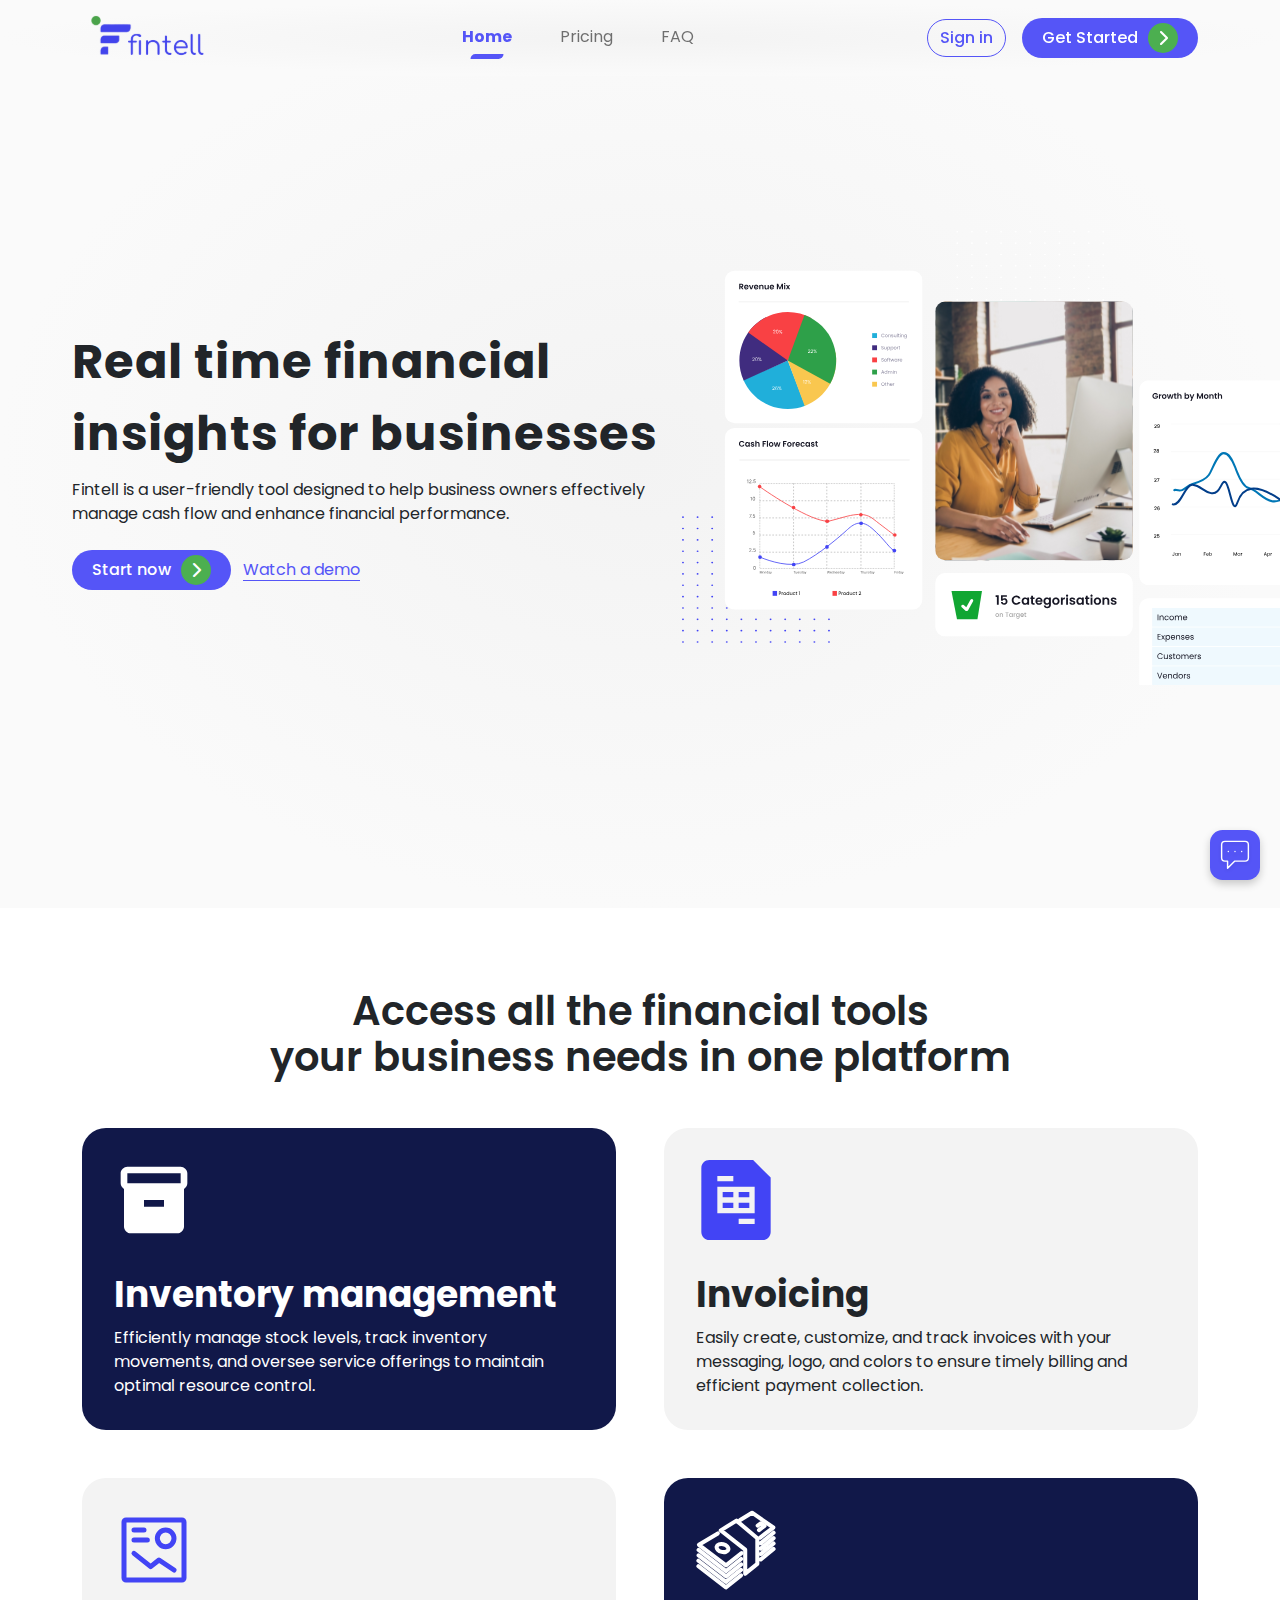
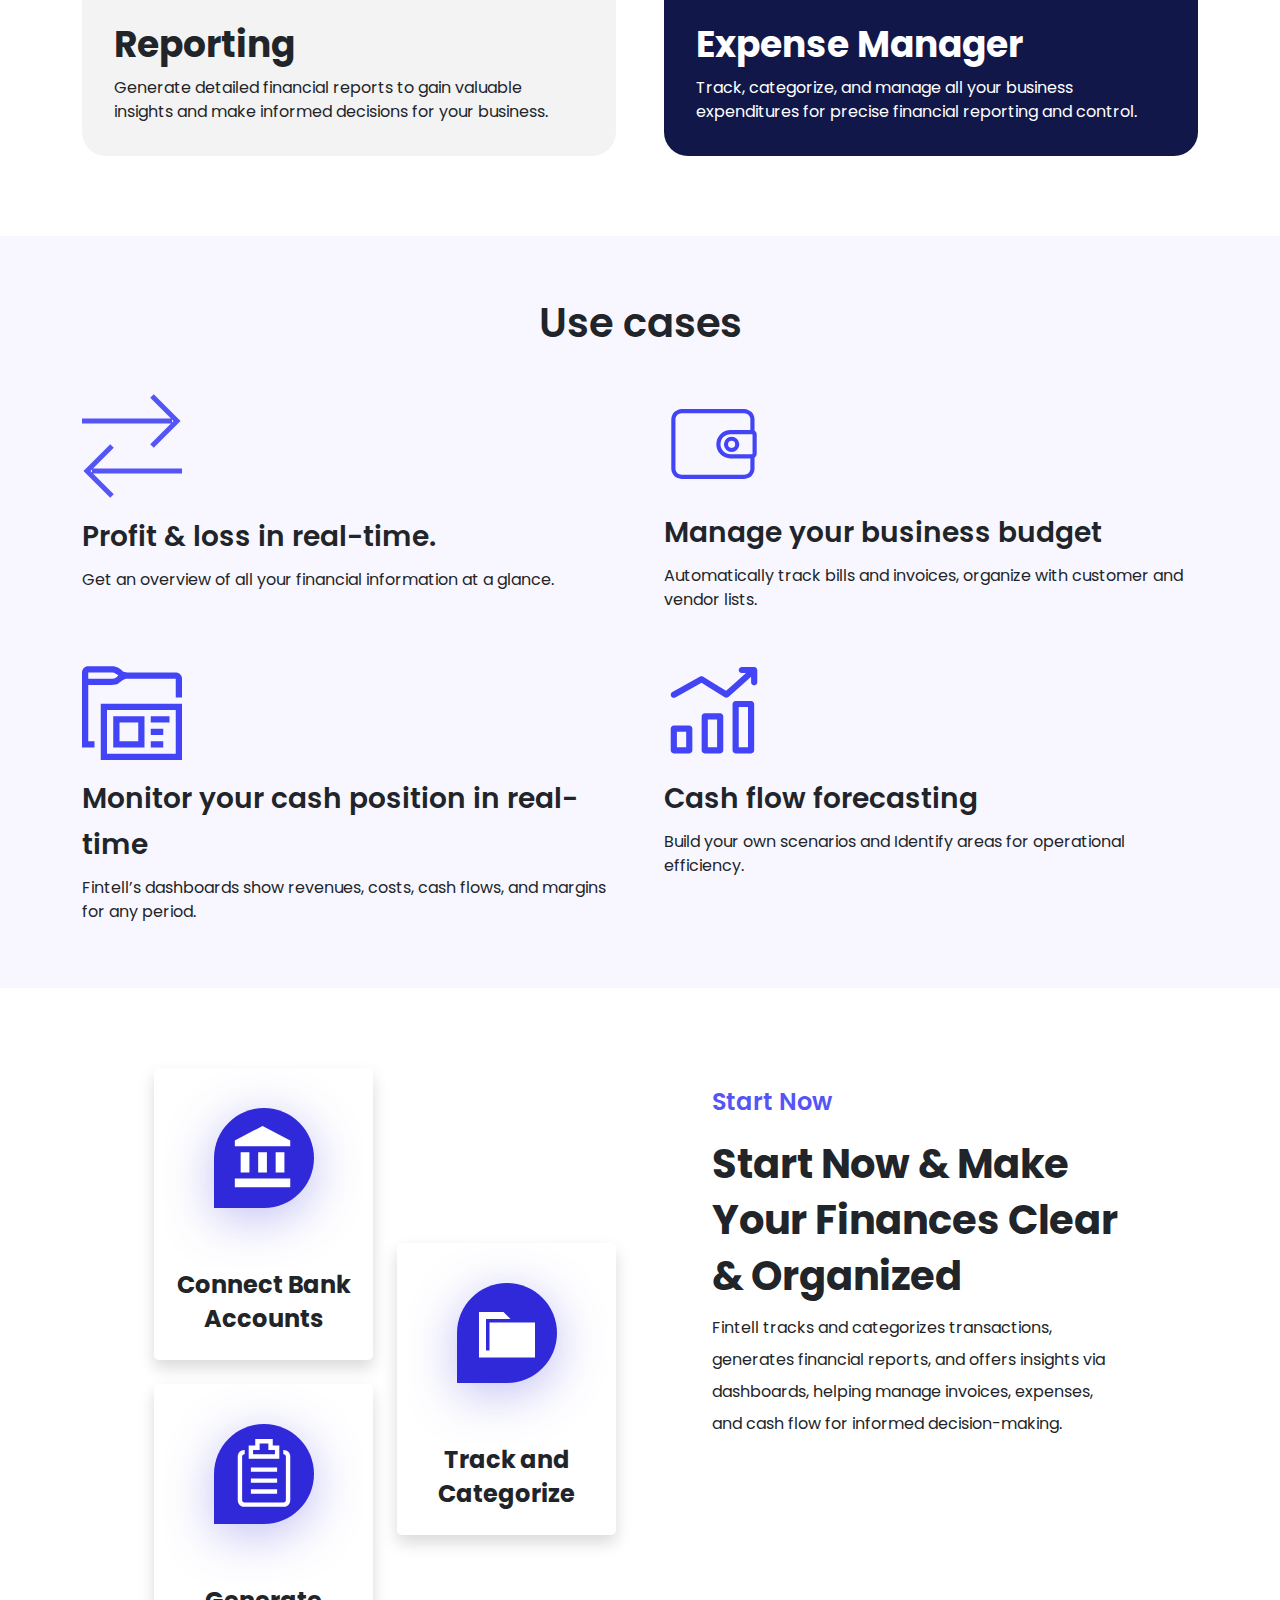
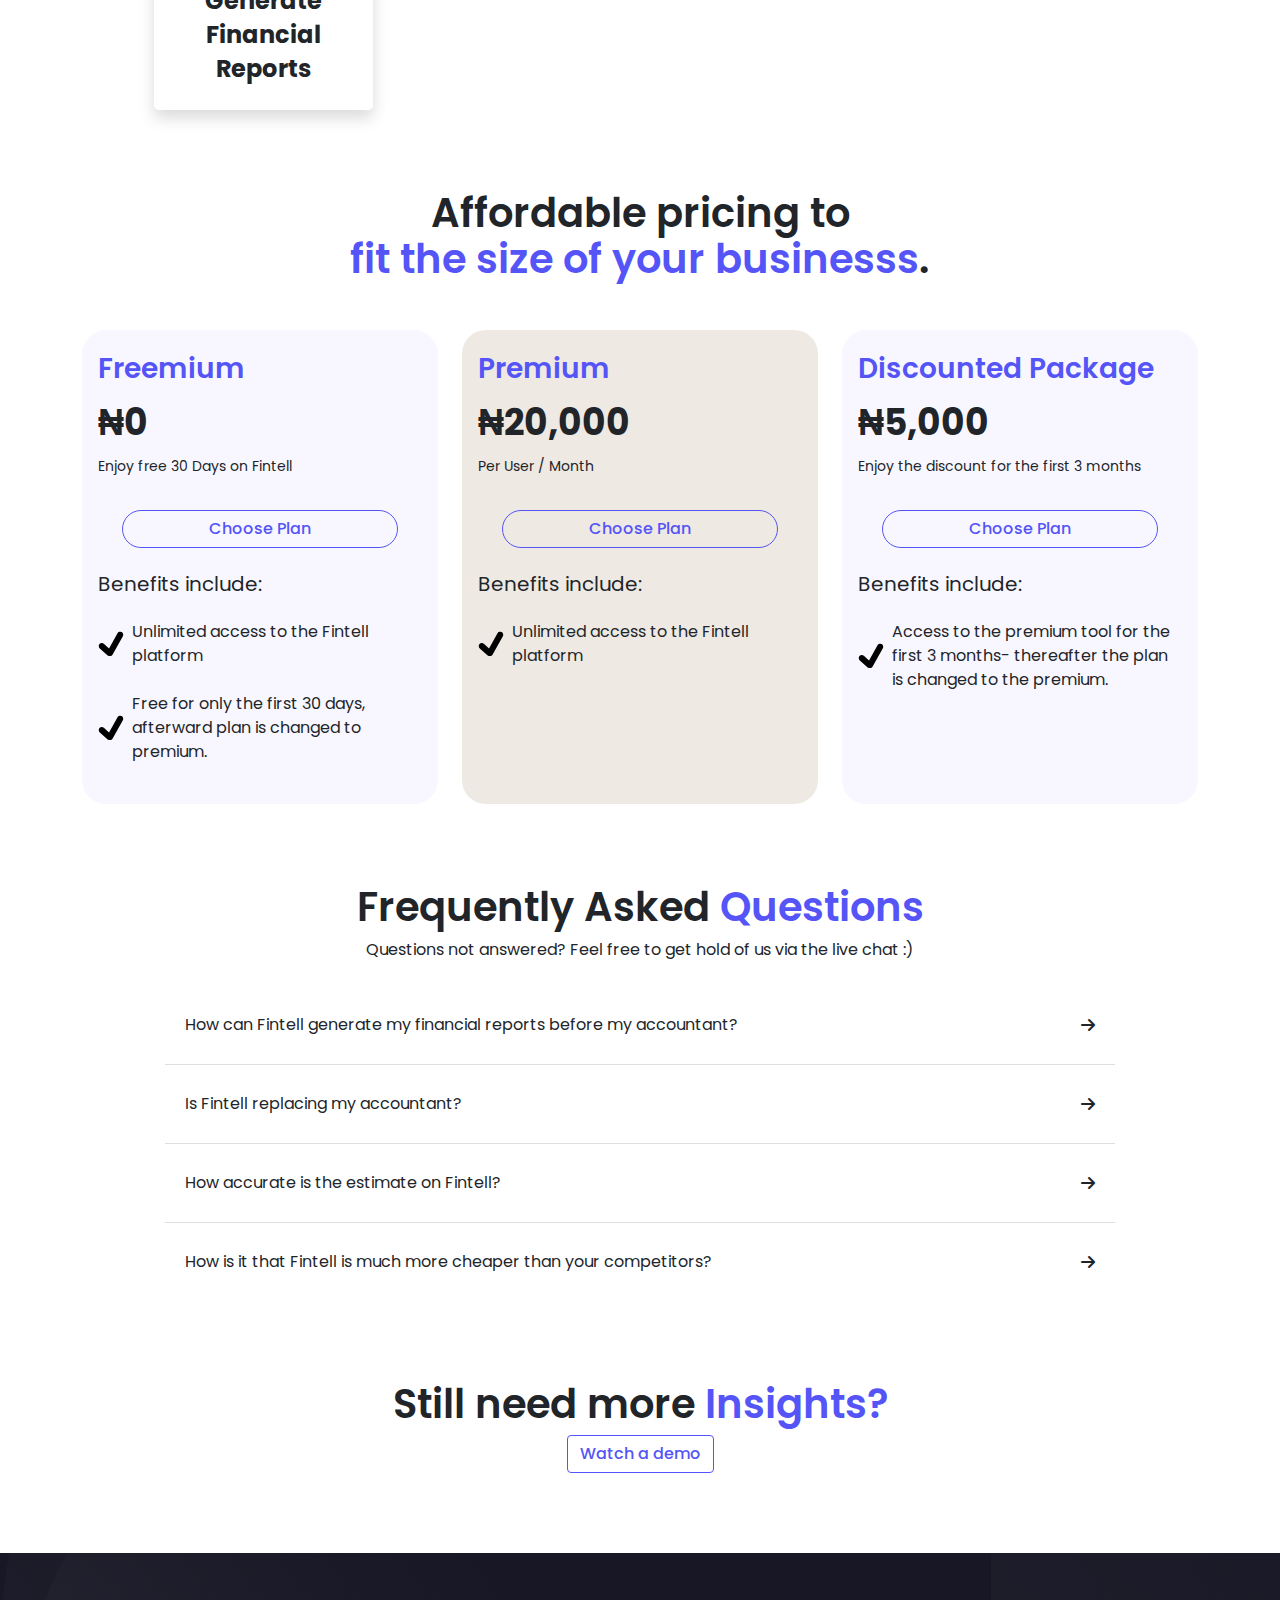
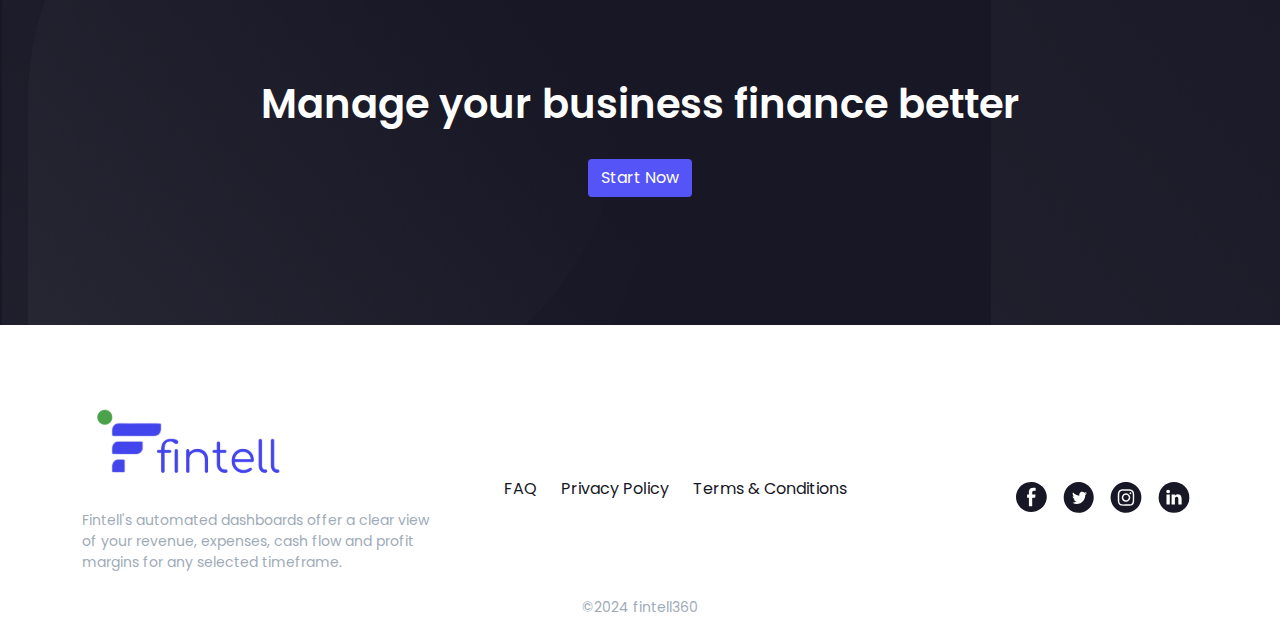
<file: index.html>
<!DOCTYPE html>
<html lang="en">
	<head>
		<meta charset="UTF-8" />
		<link rel="icon" type="image/svg+xml" href="/img/fintell360.svg" />
		<link rel="stylesheet" href="bootstrap/css/bootstrap.min.css" />
		<link rel="stylesheet" href="bootstrap/css/styles.css" />
		<meta name="viewport" content="width=device-width, initial-scale=1.0" />

		<link rel="preconnect" href="https://fonts.googleapis.com" />
		<link rel="preconnect" href="https://fonts.gstatic.com" crossorigin />
		<link
			href="https://fonts.googleapis.com/css2?family=Poppins:wght@400;500;600;700;800;900&display=swap"
			rel="stylesheet"
		/>
		<link
			rel="stylesheet"
			href="https://cdnjs.cloudflare.com/ajax/libs/font-awesome/6.0.0-beta3/css/all.min.css"
		/>

		<title>Fintell</title>
	</head>
	<body>
		<!-- The navbar -->
		<header>
			<nav class="navbar navbar-expand-md navbar-light gradient fixed-top">
				<div class="container">
					<a class="navbar-brand" href="#"
						><img
							src="img/fintell-light.svg"
							style="height: 50px"
							alt="Brand Logo"
					/></a>
					<button
						class="navbar-toggler"
						type="button"
						data-bs-toggle="collapse"
						data-bs-target="#navbarNavAltMarkup"
						aria-controls="navbarNavAltMarkup"
						aria-expanded="false"
						aria-label="Toggle navigation"
					>
						<span class="navbar-toggler-icon"></span>
					</button>
					<div
						class="collapse navbar-collapse justify-content-center"
						id="navbarNavAltMarkup"
					>
						<div class="navbar-nav mx-auto">
							<a class="nav-link me-2 me-lg-3 active"  aria-current="page" href="#"
								>Home</a
							>
							<a class="nav-link mx-2 mx-lg-3" href="#pricing">Pricing</a>
							<a class="nav-link ms-2 ms-lg-3" href="#faq">FAQ</a>
						</div>

						<div class="d-flex justify-content-center align-items-center">
							<a
								role="button"
								href="https://app.fintell360.com"
								class="btn border-color-primary-btn rounded-pill me-3"
							>
								Sign in
							</a>
							<a href="https://app.fintell360.com/register" class="custom-btn" role="button">
								Get Started
								<span class="icon-container">
									<i class="fas fa-chevron-right"></i>
								</span>
							</a>
						</div>
					</div>
				</div>
			</nav>
		</header>

		<!-- The primary section -->
		<section
			class="primary-section gradient mb-5 vh-100 d-flex justify-content-center align-items-center"
		>
			<div class="container-fluid ps-lg-5 ms-lg-4">
				<div class="row align-items-center justify-content-center">
					<div class="col-lg-6">
						<h1>Real time financial insights for businesses</h1>
						<div class="mb-4">
							Fintell is a user-friendly tool designed to help business owners effectively manage  cash flow and enhance financial performance.
						</div>
						<a class="custom-btn me-2" href="https://app.fintell360.com/register" role="button">
							Start now
							<span class="icon-container">
								<i class="fas fa-chevron-right"></i>
							</span>
						</a>
						<a href="https://youtu.be/XIBVimNjpjc" target="_blank" class="bottom-border-primary">Watch a demo</a>
					</div>
					<div class="col-lg-6 mt-5 mt-lg-0 pe-0">
						<img src="img/main-image.svg" alt="" class="w-100"/>
					</div>
				</div>
			</div>
		</section>

		<section class="features-section">
			<h2 class="text-center mb-5">
				Access all the financial tools <br />your business needs in one platform
			</h2>
			<div class="container">
				<div class="row g-3 g-lg-5">
					<div class="col-sm-6">
						<div class="dark-card h-100 mx-3 mx-sm-0">
							<img src="img/financial/inventory-mgt.svg" class="img-fluid" />
							<h3>Inventory management</h3>
							<div>
								Efficiently manage stock levels, track inventory movements, and oversee service offerings to maintain optimal resource control.
							</div>
						</div>
					</div>

					<div class="col-sm-6">
						<div class="grey-card h-100 mx-3 mx-sm-0">
							<img src="img/financial/invoicing.svg" class="img-fluid w-sm-50" />
							<h3>Invoicing</h3>
							<div>
								Easily create, customize, and track invoices with your messaging, logo, and colors to ensure timely billing and efficient payment collection.
							</div>
						</div>
					</div>

					<div class="col-sm-6">
						<div class="grey-card h-100 mx-3 mx-sm-0">
							<img src="img/financial/reporting.svg" class="img-fluid" />
							<h3>Reporting</h3>
							<div>
								Generate detailed financial reports to gain valuable insights and make informed decisions for your business.
							</div>
						</div>
					</div>

					<div class="col-sm-6">
						<div class="dark-card h-100 mx-3 mx-sm-0">
							<img src="img/financial/expense-manager.svg" class="img-fluid" />
							<h3>Expense Manager</h3>
							<div>
								Track, categorize, and manage all your business expenditures for precise financial reporting and control.
							</div>
						</div>
					</div>
				</div>
			</div>
		</section>

		<section class="use-cases-section">
			<h2 class="text-center mb-5">Use cases</h2>
			<div class="container">
				<div class="row g-5">
					<div class="col-lg-6">
						<div class="mx-3 mx-lg-0">
							<img src="img/use-cases/profit-loss.svg" />
							<h4>Profit & loss in real-time.</h3>
							<div>
								Get an overview of all your financial information at a glance.
							</div>
						</div>
					</div>
					<div class="col-lg-6">
						<div class="mx-3 mx-lg-0">
							<img src="img/use-cases/budget.svg" />
							<h4>Manage your business budget</h4>
							<div>
								Automatically track bills and invoices, organize with customer and vendor lists.
							</div>
						</div>
					</div>
					<div class="col-lg-6">
						<div class="mx-3 mx-lg-0">
							<img src="img/use-cases/cash-position.svg" />
							<h4>Monitor your cash position in real-time</h4>
							<div>
								Fintell’s dashboards show revenues, costs, cash flows, and margins for any period.
							</div>
						</div>
					</div>
					<div class="col-lg-6">
						<div class="mx-3 mx-lg-0">
							<img src="img/use-cases/cash-flow.svg" />
							<h4>Cash flow forecasting</h4>
							<div>
								Build your own scenarios and Identify areas for operational efficiency.
							</div>
						</div>
					</div>
				</div>
			</div>
		</section>

		<section class="start-now-section">
			<div class="container">
				<div class="row gx-5 m-lg-5">
					<div class="col-lg-6">
						<div class="row g-4 justify-content-center align-items-center">
							<div class="col-lg-6">
								<div class="row gy-4">
									<div class="col-12">
										<div class="shadow mx-2 mx-lg-0 px-lg-3 pb-lg-3 rounded-3 d-flex flex-lg-column justify-content-lg-center align-items-center">
											<img
												class="w-lg-75"
												src="img/start-now/connect-bank.svg"
											/>
											<h5 class="text-lg-center">Connect Bank Accounts</h5>
										</div>
									</div>
									<div class="col-12">
										<div class="shadow mx-2 mx-lg-0 px-lg-3 pb-lg-3 rounded-3 d-flex flex-lg-column justify-content-lg-center align-items-center">
											<img class="w-lg-75" src="img/start-now/reports.svg" />
											<h5 class="text-lg-center">Generate Financial Reports</h5>
										</div>
									</div>
								</div>
							</div>
							<div class="col-lg-6">
								<div class="shadow mx-2 mx-lg-0 px-lg-3 pb-lg-3 rounded-3 d-flex flex-lg-column justify-content-lg-center align-items-center">
									<img
										class="w-lg-75"
										src="img/start-now/track.svg"
									/>
									<h5 class="text-lg-center">Track and Categorize</h5>
								</div>
							</div>
						</div>
					</div>
					<div class="col-lg-6">
						<div class="start-now ps-3 ps-xl-5">
							<div class="text">Start Now</div>
							<h4 class="title">
								Start Now & Make Your Finances Clear & Organized
							</h4>
							<p class="lh-lg">
								Fintell tracks and categorizes transactions, generates financial reports, and offers insights via dashboards, helping manage invoices, expenses, and cash flow for informed decision-making.
							</p>
						</div>
					</div>
				</div>
			</div>
		</section>

		<section class="pricing-section" id="pricing">
			<div class="container">
				<h2 class="mb-5">Affordable pricing to <br /> <span class="color-grainall">fit the size of your businesss</span>.</h2>
				<div class="row transition visible gy-4" id="monthlyPricing">
					<div class="col-md-6 col-lg-4 order-2 order-lg-1">
						<div class="light-purple-card d-flex flex-column h-100">
							<h4 class="color-grainall">Freemium</h4>
							<h3>₦0</h3>
							<div class="mb-2"><small>Enjoy free 30 Days on Fintell</small></div>
							<a
								role="button"
								href="https://app.fintell360.com/register"
								class="btn border-color-primary-btn rounded-pill my-4 mx-4"
							>
								Choose Plan
							</a>
							<div class="fs-5 mb-4">Benefits include:</div>
							<ol class="list-unstyled mb-0">
								<li class="mb-3 d-flex flex-row">
									<img src="img/checkmark.svg" alt="Bullet point" class="me-2" />Unlimited access to the Fintell platform
								</li>
								<li class="mb-3 d-flex flex-row">
									<img src="img/checkmark.svg" alt="Bullet point" class="me-2" />Free for only the first 30 days, afterward plan is changed to premium.
								</li>
								</li>
							</ol>
						</div>
					</div>
					<div class="col-md-12 col-lg-4 order-1 order-lg-2">
						<div class="light-brown-card d-flex flex-column h-100">
							<h4 class="color-grainall">Premium</h4>
							<h3>₦20,000</h3>
							<div class="mb-2"><small>Per User / Month</small></div>
							<a
								role="button"
								href="https://app.fintell360.com/register"
								class="btn border-color-primary-btn rounded-pill my-4 mx-4"
							>
								Choose Plan
							</a>
							<div class="fs-5 mb-4">Benefits include:</div>
							<ol class="list-unstyled mb-0">
								<li class="mb-3 d-flex flex-row">
									<img src="img/checkmark.svg" alt="Bullet point" class="me-2" />Unlimited access to the Fintell platform
								</li>
							</ol>
						</div>
					</div>
					<div class="col-md-6 col-lg-4 order-3">
						<div class="light-purple-card d-flex flex-column h-100">
							<h4 class="color-grainall">Discounted Package</h4>
							<h3>₦5,000</h3>
							<div class="mb-2"><small>Enjoy the discount for the first 3 months</small></div>
							<a
								role="button"
								href="https://app.fintell360.com/register"
								class="btn border-color-primary-btn rounded-pill my-4 mx-4"
							>
								Choose Plan
							</a>
							<div class="fs-5 mb-4">Benefits include:</div>
							<ol class="list-unstyled mb-0">
								<li class="mb-3 d-flex flex-row">
									<img src="img/checkmark.svg" alt="Bullet point" class="me-2" />Access to the premium tool for the first 3 months- thereafter the plan is changed to the premium.
								</li>
							</ol>
						</div>
					</div>
				</div>
				<div class="row transition hidden" id="annualPricing">
					This is the annual pricing
				</div>
			</div>
		</section>

		<section class="faq-section text-center" id="faq">
			<div class="container">
				<h2>Frequently Asked <span class="color-grainall">Questions</span></h2>
				<p class="mb-4">
					Questions not answered? Feel free to get hold of us via the live chat
					:)
				</p>
				<div
					class="accordion accordion-flush custom-accordion"
					id="accordionExample"
				>
					<div class="accordion-item">
						<h2 class="accordion-header" id="headingOne">
							<button
								class="accordion-button collapsed"
								type="button"
								data-bs-toggle="collapse"
								data-bs-target="#collapseOne"
								aria-expanded="false"
								aria-controls="collapseOne"
							>
								How can Fintell generate my financial reports before my
								accountant? <i class="fas fa-arrow-right ms-auto"></i>
							</button>
						</h2>
						<div
							id="collapseOne"
							class="accordion-collapse collapse"
							aria-labelledby="headingOne"
							data-bs-parent="#accordionExample"
						>
							<div class="accordion-body text-start">
								Fintell is able to generate your financial reports by building on your bank statements, invoices and bills, and appropriately categorizing such accordingly.
							</div>
						</div>
					</div>
					<div class="accordion-item">
						<h2 class="accordion-header" id="headingTwo">
							<button
								class="accordion-button collapsed"
								type="button"
								data-bs-toggle="collapse"
								data-bs-target="#collapseTwo"
								aria-expanded="false"
								aria-controls="collapseTwo"
							>
								Is Fintell replacing my accountant?
								<i class="fas fa-arrow-right ms-auto"></i>
							</button>
						</h2>
						<div
							id="collapseTwo"
							class="accordion-collapse collapse"
							aria-labelledby="headingTwo"
							data-bs-parent="#accordionExample"
						>
							<div class="accordion-body text-start">
								No, Fintell is not replacing your accountant but is able to perform a lot of your accounting functions for you
							</div>
						</div>
					</div>
					<div class="accordion-item">
						<h2 class="accordion-header" id="headingThree">
							<button
								class="accordion-button collapsed"
								type="button"
								data-bs-toggle="collapse"
								data-bs-target="#collapseThree"
								aria-expanded="false"
								aria-controls="collapseThree"
							>
								How accurate is the estimate on Fintell?
								<i class="fas fa-arrow-right ms-auto"></i>
							</button>
						</h2>
						<div
							id="collapseThree"
							class="accordion-collapse collapse"
							aria-labelledby="headingThree"
							data-bs-parent="#accordionExample"
						>
							<div class="accordion-body text-start">
								Our figures are very accurate.
							</div>
						</div>
					</div>
					<div class="accordion-item">
						<h2 class="accordion-header" id="headingThree">
							<button
								class="accordion-button collapsed"
								type="button"
								data-bs-toggle="collapse"
								data-bs-target="#collapseFour"
								aria-expanded="false"
								aria-controls="collapseFour"
							>
								How is it that Fintell is much more cheaper than your
								competitors?
								<i class="fas fa-arrow-right ms-auto"></i>
							</button>
						</h2>
						<div
							id="collapseFour"
							class="accordion-collapse collapse"
							aria-labelledby="headingFour"
							data-bs-parent="#accordionExample"
						>
							<div class="accordion-body text-start">
								Our desire is to support businesses with the needed tools for growth. We understand that for most businesses, accounting expenses should be burdening for the business. We are meeting this pain point by offering Fintell at a competitive price.
							</div>
						</div>
					</div>
				</div>
			</div>
		</section>

		<section class="more-questions-section text-center">
			<h2>Still need more <span class="color-grainall">Insights?</span></h2>
			<a href="https://youtu.be/XIBVimNjpjc" target="_blank" class="btn border-color-primary-btn">Watch a demo</a>
		</section>

		<section class="contact-us-section text-center" id="contact" style="background: url(img/shape-background.svg) no-repeat;">
			<h2 class="pb-4">
				Manage your business finance better
			</h2>
			<a
				role="button"
				href="https://app.fintell360.com/register"
				class="btn custom-fill-btn bg-color-primary"
			>
				Start Now
			</a>
		</section>

		<!-- Floating Action Button -->
		<div class="tooltip-container">
			<div class="fab" id="fab">
				<div class="tooltip-text">Contact Us</div>
				<img class="p-2 w-100" src="img/chat-widget.svg" alt="Chat Widget" />
			</div>
		</div>
		
		  <!-- Chat Widget -->
		<div class="chat-widget" id="chatWidget">
			<div class="chat-widget-header">
				Send us a message
			</div>
			<div class="chat-widget-body">
				<p class="semibold">
					Fintell support teams are always ready to answer your questions
					and discuss how you use our products and platforms.
					Send us a message, and we will get back to you as soon as possible
				</p>
				<form id="form" onsubmit="return false;">
					<label for="name">Name</label>
					<input
						type="text"
						id="name"
						name="name"
						class="d-block w-100"
						placeholder="Enter your name"
					/>

					<label for="email">Email</label>
					<input
						type="email"
						id="email"
						name="email"
						class="d-block w-100"
						placeholder="Enter your email"
					/>

					<label for="subject">Subject</label>
					<input
						type="text"
						id="subject"
						name="subject"
						class="d-block w-100"
						placeholder="Enter a subject for the message"
					/>

					<label for="businessName"
						>Business name <sup class="optional-tag">(optional)</sup></label
					>
					<input
						type="text"
						id="businessName"
						name="businessName"
						class="d-block w-100"
						placeholder="Enter your business name"
					/>

					<div class="textarea-container">
						<label for="message">Message</label>
						<textarea
							id="message"
							name="message"
							rows="8"
							class="mb-3 w-100"
							placeholder="Enter your message..."
						></textarea>
						<!-- <div id="wordCount" class="word-count">0/200 words</div> -->
					</div>

					<button class="btn primary-btn w-100" id="sendMessageBtn">
						Send message
						<span
							><i class="fa fa-angle-double-right" aria-hidden="true"></i>
						</span>
					</button>
				</form>
			</div>
		</div>

		<footer>
			<div class="container bg-white">
				<div class="row d-flex align-items-center">
					<div class="col-lg-4 order-1">
						<img src="img/fintell-light.svg" alt="Fintell Logo" class="pb-lg-4" />
						<p class="light-text mb-3 mb-lg-0">
							Fintell's automated dashboards offer a clear view of your revenue,
							expenses, cash flow and profit margins for any selected timeframe.
						</p>
					</div>
					<div class="col-lg-5 order-3 order-lg-2">
						<div class="d-flex justify-content-center align-items-center">
							<a href="#faq" class="clickable-span me-4">FAQ</a>
							<a href="privacy.html" class="clickable-span me-4">Privacy Policy</a>
							<a href="terms-of-use.html" class="clickable-span me-4" role="span">Terms & Conditions</a>
							<!-- <span id="contactUs" class="clickable-span" role="span">Contact Us</span> -->
						</div>
					</div>
					<div class="col-lg-3 order-2 order-lg-3 mb-3 mb-lg-0">
						<div class="d-flex justify-content-center justify-content-lg-end pt-3">
							<img
								src="img/socials/facebook.svg"
								alt="Facebook Logo"
								class="mx-2"
							/>
							<img
								src="img/socials/twitter.svg"
								alt="Twitter Logo"
								class="mx-2"
							/>
							<img
								src="img/socials/instagram.svg"
								alt="Instagram Logo"
								class="mx-2"
							/>
							<img
								src="img/socials/linkedin.svg"
								alt="Linkedin Logo"
								class="mx-2"
							/>
						</div>
					</div>
				</div>
				<div class="text-center light-text mt-4 pb-4">&copy;2024 fintell360</div>
			</div>
		</footer>

		<script src="bootstrap/js/bootstrap.min.js"></script>
		<script src="bootstrap/js/contact-us-fab.js"></script>
		<script>
			document.querySelector("#sendMessageBtn").addEventListener("click", function (event) {
				event.preventDefault()
				const form = document.getElementById("form");
				const formData = new FormData(form)
				console.log(Object.fromEntries(formData));
				form.reset()
			});
			
			document.addEventListener('DOMContentLoaded', function() {
				const options = document.querySelectorAll('.toggle-switch .option');
				options.forEach(option => {
					option.addEventListener('click', function() {
					options.forEach(opt => opt.classList.remove('active'));
					this.classList.add('active');
					});
				});
			});

	
			document.querySelectorAll(".nav-link").forEach((link) => {
				link.addEventListener("click", function () {
					document
						.querySelectorAll(".nav-link")
						.forEach((nav) => nav.classList.remove("active"));
					this.classList.add("active");
				});
			});


			document.addEventListener('click', function(event) {
				const chatWidget = document.getElementById('chatWidget');
				const fab = document.getElementById('fab');
				if (!chatWidget.contains(event.target) && !fab.contains(event.target)) {
					chatWidget.style.display = 'none';
				}
			});
			
			// document.getElementById('message').addEventListener('input', function() {
			// 	let text = this.value;
			// 	let wordCount = text.trim().split(/\s+/).filter(function(word) {
			// 		return word.length > 0;
			// 	}).length;

			// 	if (wordCount > 200) {
			// 		// If word count exceeds 20, truncate the text to the first 200 words
			// 		var truncatedText = text.trim().split(/\s+/).slice(0, 200).join(' ');
			// 		this.value = truncatedText + ' ';
			// 		wordCount = 200;
			// 	}

			// 	document.getElementById('wordCount').textContent = wordCount + '/200 words';
			// });
		</script>
	</body>
</html>
</file>
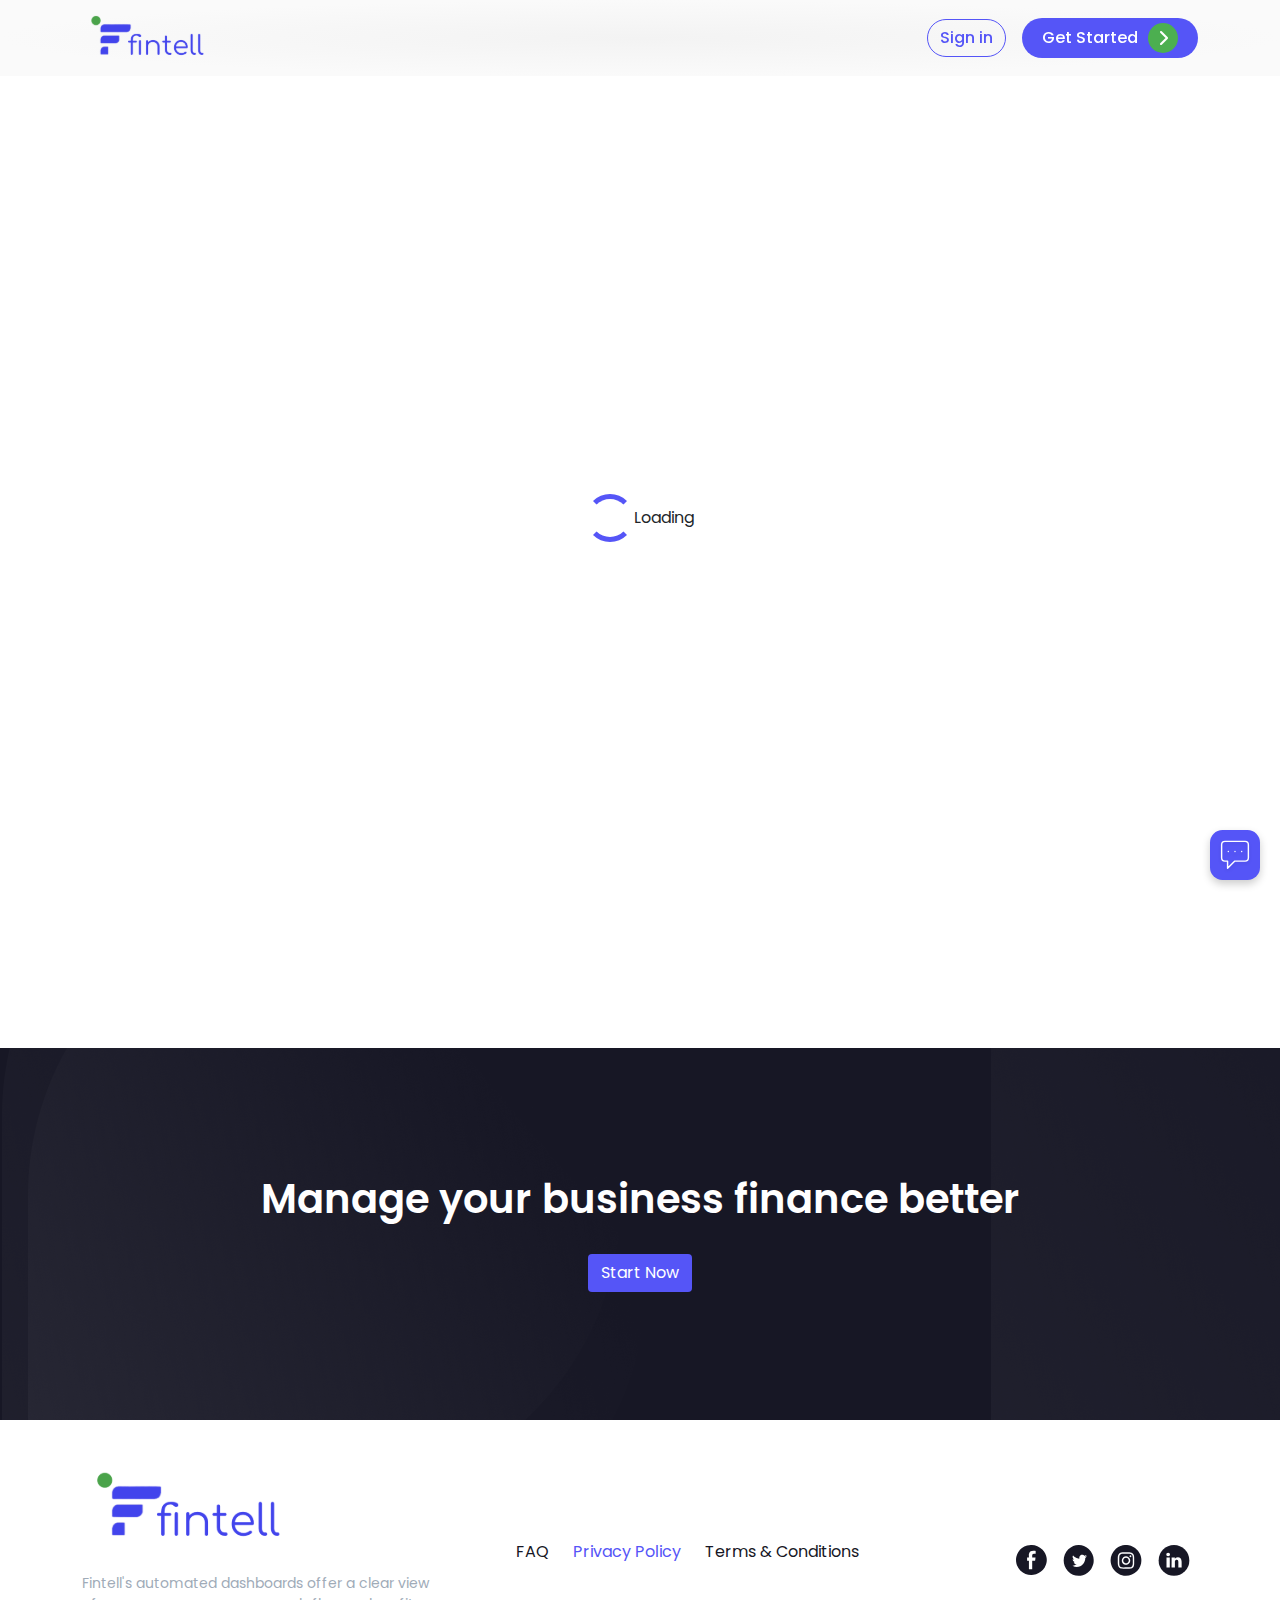
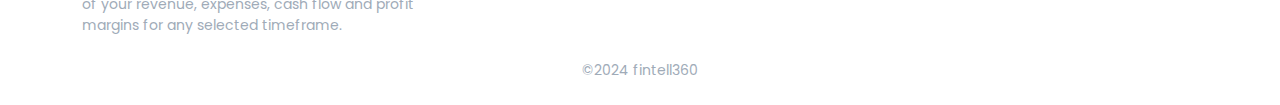
<file: privacy.html>
<!DOCTYPE html>
<html lang="en">
	<head>
		<meta charset="UTF-8" />
		<link rel="icon" type="image/svg+xml" href="/img/fintell360.svg" />
		<link rel="stylesheet" href="bootstrap/css/bootstrap.min.css" />
		<link rel="stylesheet" href="bootstrap/css/styles.css" />
		<meta name="viewport" content="width=device-width, initial-scale=1.0" />

		<link rel="preconnect" href="https://fonts.googleapis.com" />
		<link rel="preconnect" href="https://fonts.gstatic.com" crossorigin />
		<link
			href="https://fonts.googleapis.com/css2?family=Poppins:wght@400;500;600;700;800;900&family=Roboto+Mono:wght@100..700&display=swap"
			rel="stylesheet"
		/>
		<link
			rel="stylesheet"
			href="https://cdnjs.cloudflare.com/ajax/libs/font-awesome/6.0.0-beta3/css/all.min.css"
		/>

		<title>Fintell | Privacy Policy</title>
	</head>
	<body>
		<!-- The navbar -->
		<header>
			<nav class="navbar navbar-expand-lg navbar-light gradient fixed-top">
				<div class="container">
					<a class="navbar-brand" href="index.html"
						><img
							src="img/fintell-light.svg"
							style="height: 50px"
							alt="Brand Logo"
					/></a>
					<div class="d-flex justify-content-center align-items-center">
						<a
							role="button"
							href="https://app.fintell360.com"
							class="btn border-color-primary-btn rounded-pill me-3"
						>
							Sign in
						</a>
						<a
							href="https://app.fintell360.com/register"
							class="custom-btn"
							role="button"
						>
							Get Started
							<span class="icon-container">
								<i class="fas fa-chevron-right"></i>
							</span>
						</a>
					</div>
				</div>
			</nav>
		</header>

		<div class="doc-container">
			<!-- The loading indicator -->

			<div class="loading" id="loading">
				<div class="loader"></div>
				Loading
			</div>

			<iframe
				id="iframe"
				style="opacity: 0"
				src="https://docs.google.com/document/d/e/2PACX-1vRmGsd9zrcWb2RDSU3RKuQKaLbTxxh1bpD6sWfe-SD75rXcDbHnabnKRh4GC-EOHA/pub?embedded=true"
			></iframe>
		</div>

		<section
			class="contact-us-section text-center mb-5"
			id="contact"
			style="background: url(img/shape-background.svg) no-repeat"
		>
			<h2 class="pb-4">Manage your business finance better</h2>
			<a
				role="button"
				href="https://app.fintell360.com/register"
				class="btn custom-fill-btn bg-color-primary"
			>
				Start Now
			</a>
		</section>

		<footer class="mt-0">
			<div class="container bg-white">
				<div class="row d-flex align-items-center">
					<div class="col-lg-4 order-1">
						<img
							src="img/fintell-light.svg"
							alt="Fintell Logo"
							class="pb-lg-4"
						/>
						<p class="light-text mb-3 mb-lg-0">
							Fintell's automated dashboards offer a clear view of your revenue,
							expenses, cash flow and profit margins for any selected timeframe.
						</p>
					</div>
					<div class="col-lg-5 order-3 order-lg-2">
						<div class="d-flex justify-content-center align-items-center">
							<a href="index.html#faq" class="clickable-span me-4">FAQ</a>
							<a class="unclickable-span me-4">Privacy Policy</a>
							<a href="terms-of-use.html" class="clickable-span" role="span"
								>Terms & Conditions</a
							>
						</div>
					</div>
					<div class="col-lg-3 order-2 order-lg-3 mb-3 mb-lg-0">
						<div
							class="d-flex justify-content-center justify-content-lg-end pt-3"
						>
							<img
								src="img/socials/facebook.svg"
								alt="Facebook Logo"
								class="mx-2"
							/>
							<img
								src="img/socials/twitter.svg"
								alt="Twitter Logo"
								class="mx-2"
							/>
							<img
								src="img/socials/instagram.svg"
								alt="Instagram Logo"
								class="mx-2"
							/>
							<img
								src="img/socials/linkedin.svg"
								alt="Linkedin Logo"
								class="mx-2"
							/>
						</div>
					</div>
				</div>
				<div class="text-center light-text mt-4 pb-4">
					&copy;2024 fintell360
				</div>
			</div>
		</footer>

		<!-- Floating Action Button -->
		<div class="tooltip-container">
			<div class="fab" id="fab">
				<div class="tooltip-text">Contact Us</div>
				<img class="p-2 w-100" src="img/chat-widget.svg" alt="Chat Widget" />
			</div>
		</div>

		<!-- Chat Widget -->
		<div class="chat-widget" id="chatWidget">
			<div class="chat-widget-header">Send us a message</div>
			<div class="chat-widget-body">
				<p class="semibold">
					Fintell support teams are always ready to answer your questions and
					discuss how you use our products and platforms. Send us a message, and
					we will get back to you as soon as possible
				</p>
				<form id="form" onsubmit="return false;">
					<label for="name">Name</label>
					<input
						type="text"
						id="name"
						name="name"
						class="d-block w-100"
						placeholder="Enter your name"
					/>

					<label for="email">Email</label>
					<input
						type="email"
						id="email"
						name="email"
						class="d-block w-100"
						placeholder="Enter your email"
					/>

					<label for="subject">Subject</label>
					<input
						type="text"
						id="subject"
						name="subject"
						class="d-block w-100"
						placeholder="Enter a subject for the message"
					/>

					<label for="businessName"
						>Business name <sup class="optional-tag">(optional)</sup></label
					>
					<input
						type="text"
						id="businessName"
						name="businessName"
						class="d-block w-100"
						placeholder="Enter your business name"
					/>

					<div class="textarea-container">
						<label for="message">Message</label>
						<textarea
							id="message"
							name="message"
							rows="8"
							class="mb-3 w-100"
							placeholder="Enter your message..."
						></textarea>
						<!-- <div id="wordCount" class="word-count">0/200 words</div> -->
					</div>

					<button class="btn primary-btn w-100" id="sendMessageBtn">
						Send message
						<span
							><i class="fa fa-angle-double-right" aria-hidden="true"></i>
						</span>
					</button>
				</form>
			</div>
		</div>

		<script src="bootstrap/js/bootstrap.min.js"></script>
		<script src="bootstrap/js/contact-us-fab.js"></script>
		<script>
			// Query the elements
			const iframeEle = document.getElementById("iframe");
			const loadingEle = document.getElementById("loading");

			iframeEle.addEventListener("load", function () {
				// Hide the loading indicator
				loadingEle.style.display = "none";

				// Bring the iframe back
				iframeEle.style.opacity = 1;
			});
		</script>
	</body>
</html>
</file>
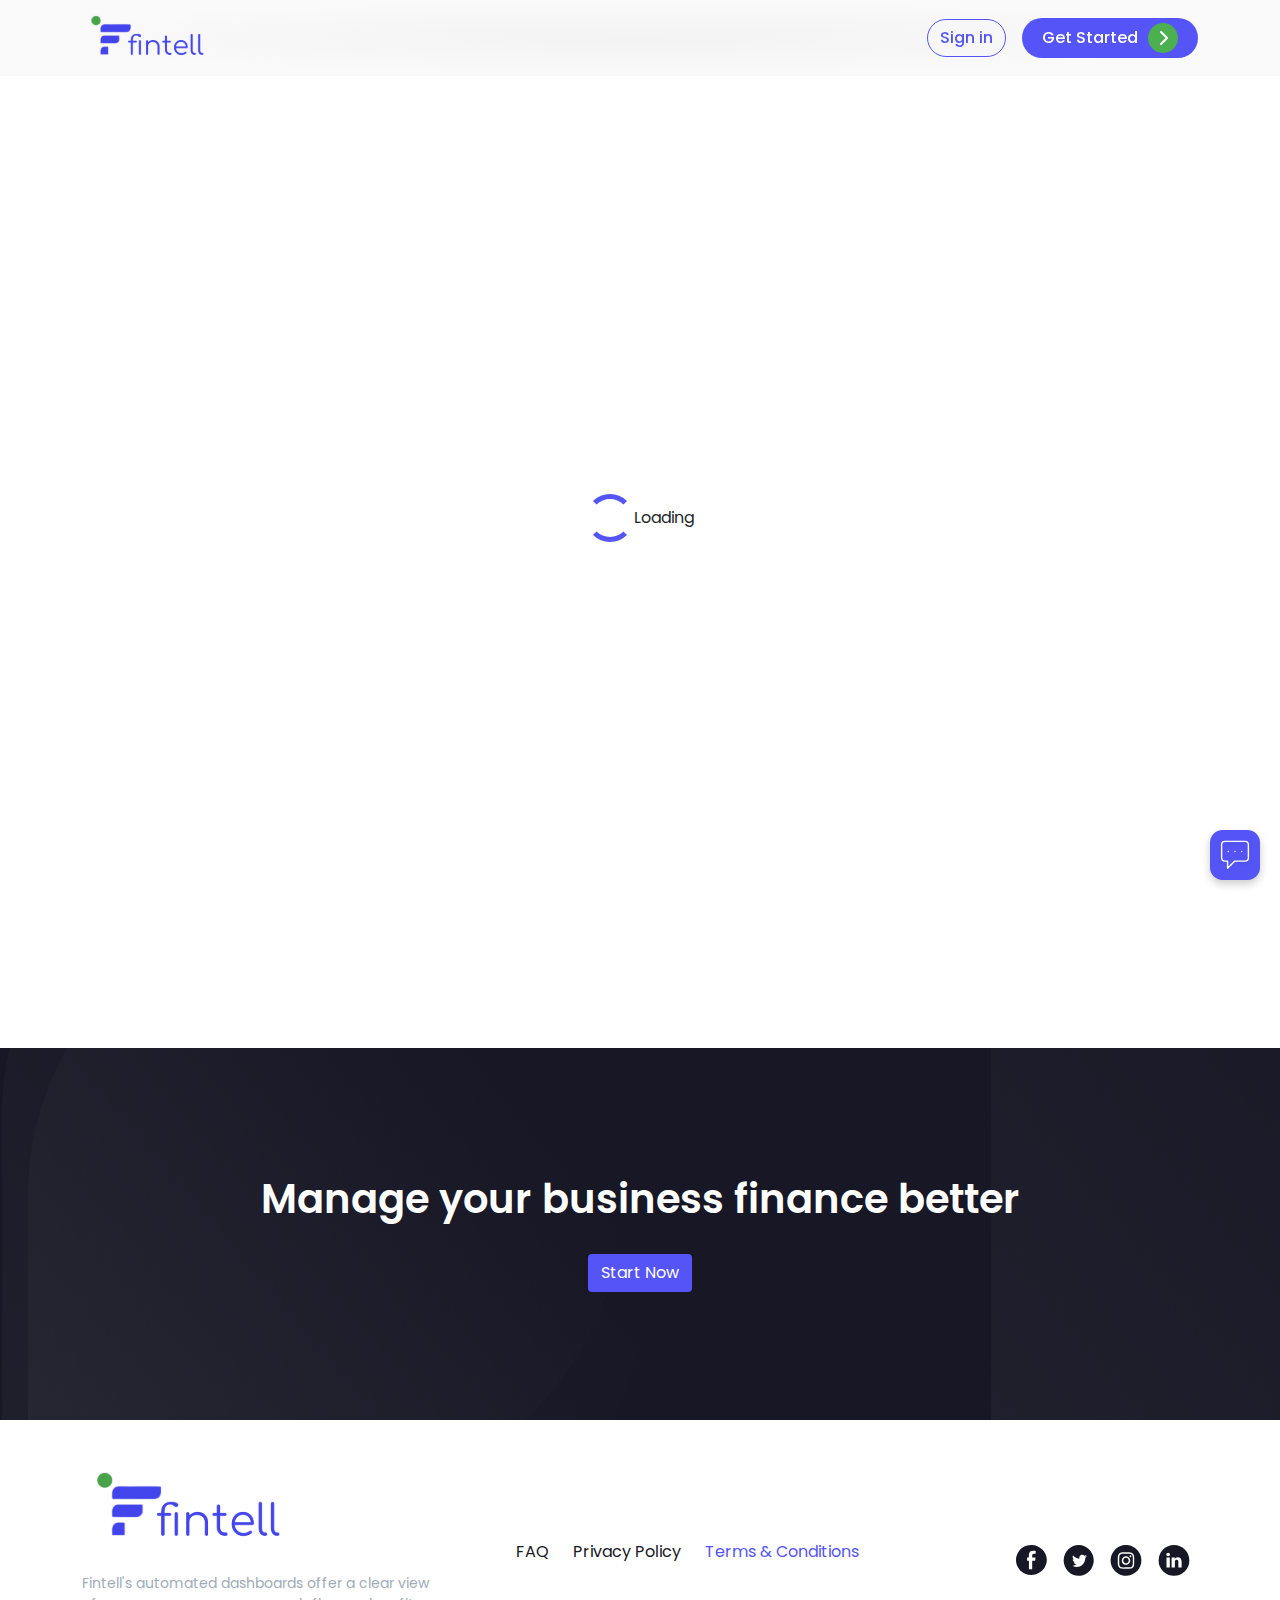
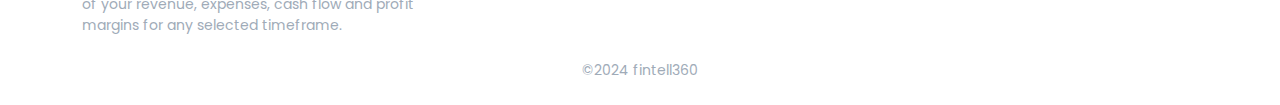
<file: terms-of-use.html>
<!DOCTYPE html>
<html lang="en">
	<head>
		<meta charset="UTF-8" />
		<link rel="icon" type="image/svg+xml" href="/img/fintell360.svg" />
		<link rel="stylesheet" href="bootstrap/css/bootstrap.min.css" />
		<link rel="stylesheet" href="bootstrap/css/styles.css" />
		<meta name="viewport" content="width=device-width, initial-scale=1.0" />

		<link rel="preconnect" href="https://fonts.googleapis.com" />
		<link rel="preconnect" href="https://fonts.gstatic.com" crossorigin />
		<link
			href="https://fonts.googleapis.com/css2?family=Poppins:wght@400;500;600;700;800;900&family=Roboto+Mono:wght@100..700&display=swap"
			rel="stylesheet"
		/>
		<link
			rel="stylesheet"
			href="https://cdnjs.cloudflare.com/ajax/libs/font-awesome/6.0.0-beta3/css/all.min.css"
		/>

		<title>Fintell | Terms of Use</title>
	</head>
	<body>
		<!-- The navbar -->
		<header>
			<nav class="navbar navbar-expand-lg navbar-light gradient fixed-top">
				<div class="container">
					<a class="navbar-brand" href="index.html"
						><img
							src="img/fintell-light.svg"
							style="height: 50px"
							alt="Brand Logo"
					/></a>
					<div class="d-flex justify-content-center align-items-center">
						<a
							role="button"
							href="https://app.fintell360.com"
							class="btn border-color-primary-btn rounded-pill me-3"
						>
							Sign in
						</a>
						<a
							href="https://app.fintell360.com/register"
							class="custom-btn"
							role="button"
						>
							Get Started
							<span class="icon-container">
								<i class="fas fa-chevron-right"></i>
							</span>
						</a>
					</div>
				</div>
			</nav>
		</header>

		<div class="doc-container">
			<!-- The loading indicator -->

			<div class="loading" id="loading">
				<div class="loader"></div>
				Loading
			</div>

			<iframe
				id="iframe"
				style="opacity: 0"
				src="https://docs.google.com/document/d/e/2PACX-1vQUbNwYoplZpEokilZcT1SFl2ARp_VxL2znKJr4vTrPoE1ak5oBpAW7Lz_wD-NWWw/pub?embedded=true"
			></iframe>
		</div>

		<section
			class="contact-us-section text-center mb-5"
			id="contact"
			style="background: url(img/shape-background.svg) no-repeat"
		>
			<h2 class="pb-4">Manage your business finance better</h2>
			<a
				role="button"
				href="https://app.fintell360.com/register"
				class="btn custom-fill-btn bg-color-primary"
			>
				Start Now
			</a>
		</section>

		<footer class="mt-0">
			<div class="container bg-white">
				<div class="row d-flex align-items-center">
					<div class="col-lg-4 order-1">
						<img
							src="img/fintell-light.svg"
							alt="Fintell Logo"
							class="pb-lg-4"
						/>
						<p class="light-text mb-3 mb-lg-0">
							Fintell's automated dashboards offer a clear view of your revenue,
							expenses, cash flow and profit margins for any selected timeframe.
						</p>
					</div>
					<div class="col-lg-5 order-3 order-lg-2">
						<div class="d-flex justify-content-center align-items-center">
							<a href="index.html#faq" class="clickable-span me-4">FAQ</a>
							<a class="clickable-span me-4">Privacy Policy</a>
							<a class="unclickable-span" role="span">Terms & Conditions</a>
						</div>
					</div>
					<div class="col-lg-3 order-2 order-lg-3 mb-3 mb-lg-0">
						<div
							class="d-flex justify-content-center justify-content-lg-end pt-3"
						>
							<img
								src="img/socials/facebook.svg"
								alt="Facebook Logo"
								class="mx-2"
							/>
							<img
								src="img/socials/twitter.svg"
								alt="Twitter Logo"
								class="mx-2"
							/>
							<img
								src="img/socials/instagram.svg"
								alt="Instagram Logo"
								class="mx-2"
							/>
							<img
								src="img/socials/linkedin.svg"
								alt="Linkedin Logo"
								class="mx-2"
							/>
						</div>
					</div>
				</div>
				<div class="text-center light-text mt-4 pb-4">
					&copy;2024 fintell360
				</div>
			</div>
		</footer>

		<!-- Floating Action Button -->
		<div class="tooltip-container">
			<div class="fab" id="fab">
				<div class="tooltip-text">Contact Us</div>
				<img class="p-2 w-100" src="img/chat-widget.svg" alt="Chat Widget" />
			</div>
		</div>

		<!-- Chat Widget -->
		<div class="chat-widget" id="chatWidget">
			<div class="chat-widget-header">Send us a message</div>
			<div class="chat-widget-body">
				<p class="semibold">
					Fintell support teams are always ready to answer your questions and
					discuss how you use our products and platforms. Send us a message, and
					we will get back to you as soon as possible
				</p>
				<form id="form" onsubmit="return false;">
					<label for="name">Name</label>
					<input
						type="text"
						id="name"
						name="name"
						class="d-block w-100"
						placeholder="Enter your name"
					/>

					<label for="email">Email</label>
					<input
						type="email"
						id="email"
						name="email"
						class="d-block w-100"
						placeholder="Enter your email"
					/>

					<label for="subject">Subject</label>
					<input
						type="text"
						id="subject"
						name="subject"
						class="d-block w-100"
						placeholder="Enter a subject for the message"
					/>

					<label for="businessName"
						>Business name <sup class="optional-tag">(optional)</sup></label
					>
					<input
						type="text"
						id="businessName"
						name="businessName"
						class="d-block w-100"
						placeholder="Enter your business name"
					/>

					<div class="textarea-container">
						<label for="message">Message</label>
						<textarea
							id="message"
							name="message"
							rows="8"
							class="mb-3 w-100"
							placeholder="Enter your message..."
						></textarea>
						<!-- <div id="wordCount" class="word-count">0/200 words</div> -->
					</div>

					<button class="btn primary-btn w-100" id="sendMessageBtn">
						Send message
						<span
							><i class="fa fa-angle-double-right" aria-hidden="true"></i>
						</span>
					</button>
				</form>
			</div>
		</div>

		<script src="bootstrap/js/bootstrap.min.js"></script>
		<script src="bootstrap/js/contact-us-fab.js"></script>
		<script>
			// Query the elements
			const iframeEle = document.getElementById("iframe");
			const loadingEle = document.getElementById("loading");

			iframeEle.addEventListener("load", function () {
				// Hide the loading indicator
				loadingEle.style.display = "none";

				// Bring the iframe back
				iframeEle.style.opacity = 1;
			});
		</script>
	</body>
</html>
</file>
<file: bootstrap/css/styles.css>
:root {
	--primary: #5555f7;
	---primary-dark: #111849;
	--white: #ffffff;
	--grainall: #5555f7;
	--grey: #f3f3f3;
	--purple-light: #f8f7ff;
}

html,
body {
	height: 100%;
	font-size: 1rem;
	font-family: "Poppins", sans-serif;
	padding-top: 34px;
	font-weight: 400;
	line-height: 1.5rem;
	text-align: left;
}

/**Define top scroll padding for <a> href scroll to ID**/
html {
	scroll-padding-top: 100px;
}

h1 {
	font-size: 3rem;
	font-weight: 700;
	line-height: 4.5rem;
	letter-spacing: 1px;
}

h2 {
	font-size: 2.5rem;
	font-weight: 600;
	line-height: 46px;
	text-align: center;
}

h3 {
	font-size: 2.25rem;
	font-weight: 700;
	line-height: 2.875rem;
}

h4 {
	font-size: 1.75rem;
	font-weight: 600;
	line-height: 2.875rem;
}

h5 {
	font-size: 1.5rem;
	font-weight: 700;
	line-height: 2.125rem;
}

@media screen and (max-width: 768px) {
	h1 {
		font-size: 1.8rem;
		font-weight: 700;
		line-height: 2.5rem;
		letter-spacing: 1px;
	}

	h2 {
		font-size: 1.5rem;
		font-weight: 600;
		line-height: 2rem;
		text-align: center;
	}

	h3 {
		font-size: 1.25rem;
		font-weight: 700;
		line-height: 1.5rem;
	}

	h4 {
		font-size: 1.1rem;
		font-weight: 600;
		line-height: 1.3rem;
	}
}

.color-grainall {
	color: var(--grainall);
}

.bg-color-primary {
	background-color: var(--primary);
	color: white;
}

.primary-btn {
	background-color: var(--grainall);
	color: white;
	font-weight: 500;

	&:hover {
		color: white;
	}
}

.border-color-primary-btn {
	border-color: var(--primary);
	color: var(--primary);
	font-weight: 500;
}

.border-color-primary-btn:hover {
	background-color: var(--grainall);
	color: white;
}

.primary-section {
	margin-top: -60px;
}

.logo-height {
	height: 10;
}

section,
footer {
	margin-top: 5rem;
}

.use-cases-section {
	background-color: var(--purple-light);
	padding: 4rem 0;
}

.start-now {
	.text {
		color: var(--primary);
		font-size: 1.5rem;
		font-weight: 600;
		line-height: 4.25rem;
		text-align: left;
	}
	.title {
		font-size: 2.5rem;
		font-weight: 700;
		line-height: 3.5rem;
	}
}

@media screen and (max-width: 768px) {
	.start-now {
		.text {
			font-size: 1.1rem;
			font-weight: 600;
			line-height: 2rem;
			text-align: left;
		}
		.title {
			font-size: 1.5rem;
			font-weight: 700;
			line-height: 3rem;
		}
	}
}

.semibold {
	font-weight: 500;
}

.gradient {
	background: radial-gradient(50% 50% at 50% 50%, var(--grey) 0%, #fafafa 100%);
}

.bottom-border-primary {
	color: var(--grainall);
	text-decoration: underline;
	text-decoration-thickness: 1px; /* Thickness of the underline */
	text-underline-offset: 5px; /* Space between text and underline */
}

.navbar-nav .nav-link {
	position: relative;
	padding-left: 10px; /* Adjust padding to create space for the border */
}

.navbar-nav .nav-link.active {
	font-weight: 700;
	color: var(--grainall) !important;
}

.navbar-nav .nav-link.active::after {
	content: "";
	position: absolute;
	left: 0;
	transform: translateX(-50%);
	width: 5px;
	height: 50%; /* Adjust the height for the border thickness */
	background-color: var(--grainall); /* Change to your desired color */
	border-radius: 10px 0 10px 0;
}

.navbar-nav .nav-link:hover::after {
	background-color: var(--grainall); /* Change to your desired hover color */
}

@media screen and (min-width: 768px) {
	.navbar-nav .nav-link {
		position: relative;
		padding-bottom: 10px; /* Adjust padding to create space for the border */
	}

	.navbar-nav .nav-link.active::after {
		content: "";
		position: absolute;
		bottom: 0;
		left: 50%;
		transform: translateX(-50%);
		width: 50%;
		height: 5px; /* Adjust the height for the border thickness */
		background-color: var(--grainall); /* Change to your desired color */
		border-radius: 10px 0 10px 0;
	}

	.navbar-nav .nav-link:hover::after {
		background-color: var(--grainall); /* Change to your desired hover color */
	}
}

.custom-fill-btn:hover {
	color: white;
	background-color: #2a3dbf;
}

.custom-btn {
	display: inline-flex;
	align-items: center;
	justify-content: center;
	padding: 5px 20px;
	background-color: var(--grainall);
	color: white;
	border: none;
	border-radius: 50px;
	font-size: 1rem;
	font-weight: 500;
	cursor: pointer;
	transition: background-color 0.3s;
	text-decoration: none;
}

.custom-btn .icon-container {
	display: flex;
	align-items: center;
	justify-content: center;
	width: 30px;
	height: 30px;
	background-color: #4caf50;
	border-radius: 50%;
	margin-left: 10px;
}

.custom-btn .icon-container i {
	color: white;
}

.custom-btn:hover {
	background-color: #2a3dbf;
	color: white;
}

.dark-card {
	background-color: var(---primary-dark);
	border-radius: 24px;
	color: white;
	padding: 2rem;
}

.grey-card {
	background-color: var(--grey);
	border-radius: 24px;
	padding: 2rem;
}

.light-purple-card {
	background-color: #f8f7ff;
	border-radius: 24px;
	padding: 1rem;
}

.light-brown-card {
	background-color: #eee9e2;
	border-radius: 24px;
	padding: 1rem;
}

.dark-card img,
.grey-card img {
	margin-bottom: 2rem;
	width: 80px;
	height: 80px;
}

.use-cases-section img {
	margin-bottom: 1rem;
}

/* Hide the default Bootstrap icon */
.accordion-button::after {
	content: none;
}

.accordion-button .fas {
	transition: transform 0.2s ease;
}

.accordion-button.collapsed .fas {
	transform: rotate(0deg);
}

.accordion-button:not(.collapsed) .fas {
	transform: rotate(90deg);
}

/* Remove focus and hover effects */
.accordion-button:focus,
.accordion-button:hover {
	/* box-shadow: none; */
	/* outline: none; */
	background: none;
}

.custom-accordion {
	max-width: 950px;
	width: 100%;
	margin: auto;
}

.contact-us-section {
	padding: 8rem 0;
	background-color: #171725;
	color: white;
}

.light-text {
	color: #a0abb8;
	font-family: Poppins;
	font-size: 14px;
	font-weight: 400;
	line-height: 21px;
}

.toggle-switch {
	align-items: center;
	background-color: #e0e0e0;
	border-radius: 25px;
}

.toggle-switch .option {
	text-align: center;
	padding: 10px 20px;
	border-radius: 30px;
	cursor: pointer;
	transition: background-color 0.3s;
}

.toggle-switch .active {
	background-color: var(--primary);
	color: white;
	box-shadow: 0px 5px 7px 0px #5243c23b;
}

.pricing-section ol li {
	/* border-bottom: 0.5px solid black; */
	padding-bottom: 0.5rem;
}

.transition {
	transition: opacity 0.5s ease-in-out;
}
.hidden {
	opacity: 0;
	pointer-events: none;
	height: 0;
	overflow: hidden;
}

.visible {
	opacity: 1;
	height: auto;
}

/* Ensure the iframe is centered horizontally and vertically within its parent */
.doc-container {
	position: relative;
	display: flex;
	justify-content: center;
	align-items: center;
	height: 100vh; /* Adjust the height as needed */
}

iframe {
	max-width: 800px;
	min-width: 576px;
	width: 100%;
	height: 100vh;
	border: none;
}

.loader {
	width: 48px;
	height: 48px;
	border: 5px solid;
	border-color: var(--grainall) transparent;
	border-radius: 50%;
	display: inline-block;
	box-sizing: border-box;
	animation: rotation 1s linear infinite;
}

@keyframes rotation {
	0% {
		transform: rotate(0deg);
	}
	100% {
		transform: rotate(360deg);
	}
}

.loading {
	/* Absolute position */
	left: 0;
	position: absolute;
	top: 0;

	/* Take full size */
	height: 100%;
	width: 100%;

	/* Center */
	align-items: center;
	display: flex;
	justify-content: center;
}

.clickable-span {
	color: #171725;
	text-decoration: none;
}

.clickable-span:hover {
	color: var(--grainall);
	cursor: pointer;
}

.unclickable-span {
	color: var(--grainall);
	text-decoration: none;
}

form {
	.optional-tag {
		color: grey;
		opacity: 0.5;
		font-style: italic;
	}

	input,
	textarea {
		border: 0.5px solid grey;
		border-radius: 8px;
		padding: 8px;
		margin-bottom: 16px;

		&:focus {
			box-shadow: none;
			border: none;
		}
	}

	textarea {
		padding-bottom: 24px;
	}
}

.textarea-container {
	position: relative;
}

/* .word-count {
	position: absolute;
	background-color: rgba(255, 255, 255, 0.8);
	padding: 0px;
	margin: 0px;
	bottom: 24px;
	right: 10px;
	border-radius: 3px;
	font-size: 12px;
} */

.fab {
	position: fixed;
	bottom: 20px;
	right: 20px;
	background-color: var(--grainall);
	color: white;
	border-radius: 25%;
	width: 50px;
	height: 50px;
	display: flex;
	align-items: center;
	justify-content: center;
	box-shadow: 0 4px 8px rgba(0, 0, 0, 0.2);
	cursor: pointer;
	z-index: 999;
}

/* Tooltip text */
.fab .tooltip-text {
	visibility: hidden;
	font-size: small;
	font-weight: bold;
	font-family: Poppins;
	background-color: black;
	color: #fff;
	text-align: center;
	border-radius: 5px;
	padding: 5px;
	position: absolute;
	z-index: 1;
	bottom: 110%; /* Position above the button */
	left: 50%;
	margin-left: -60px; /* Center the tooltip */
	opacity: 0;
	transition: opacity 0.3s;
}

/* Tooltip arrow */
.fab .tooltip-text::after {
	content: "";
	position: absolute;
	top: 100%; /* Arrow at the bottom of the tooltip */
	right: 10%;
	margin-left: -5px;
	border-width: 5px;
	border-style: solid;
	border-color: black transparent transparent transparent;
}

/* Show the tooltip text when hovering */
.fab:hover .tooltip-text {
	visibility: visible;
	opacity: 1;
}

.chat-widget {
	position: fixed;
	bottom: 20px;
	right: 20px;
	width: 90%;
	max-height: 80%;
	background-color: white;
	border: 1px solid #ddd;
	border-radius: 8px;
	box-shadow: 0 4px 8px rgba(0, 0, 0, 0.2);
	display: none;
	flex-direction: column;
	z-index: 1000;
}

/* Width for screens >= 800px */
@media (min-width: 800px) {
	.chat-widget {
		width: 70%;
	}
}

/* Width for screens >= 1000px */
@media (min-width: 1000px) {
	.chat-widget {
		width: 60%;
	}
}

/* Width for screens >= 1200px */
@media (min-width: 1200px) {
	.chat-widget {
		width: 50%;
	}
}

.chat-widget-header {
	padding: 14px;
	background-color: var(--grainall);
	color: white;
	text-align: center;
	font-weight: bold;
	border-top-left-radius: 8px;
	border-top-right-radius: 8px;
}

.chat-widget-body {
	padding: 0px 32px 32px;
	overflow-y: auto;
}
</file>
